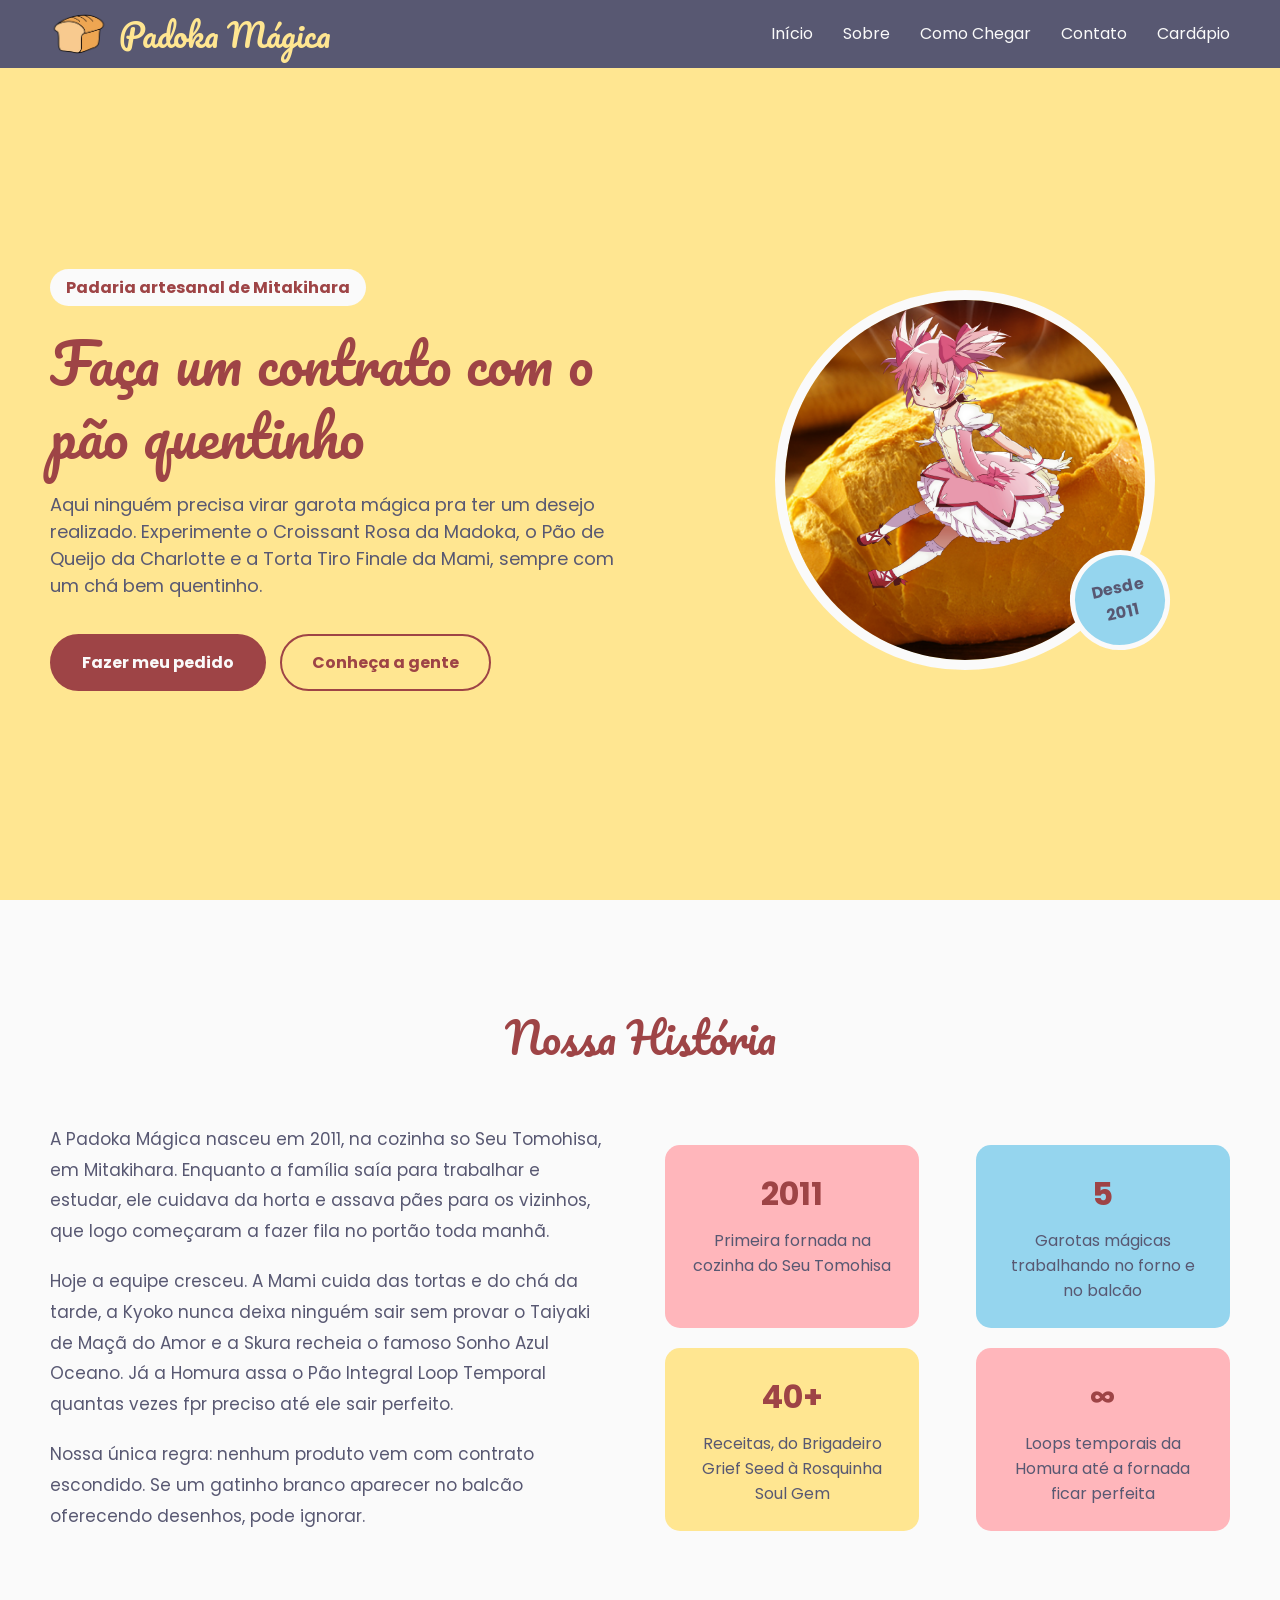
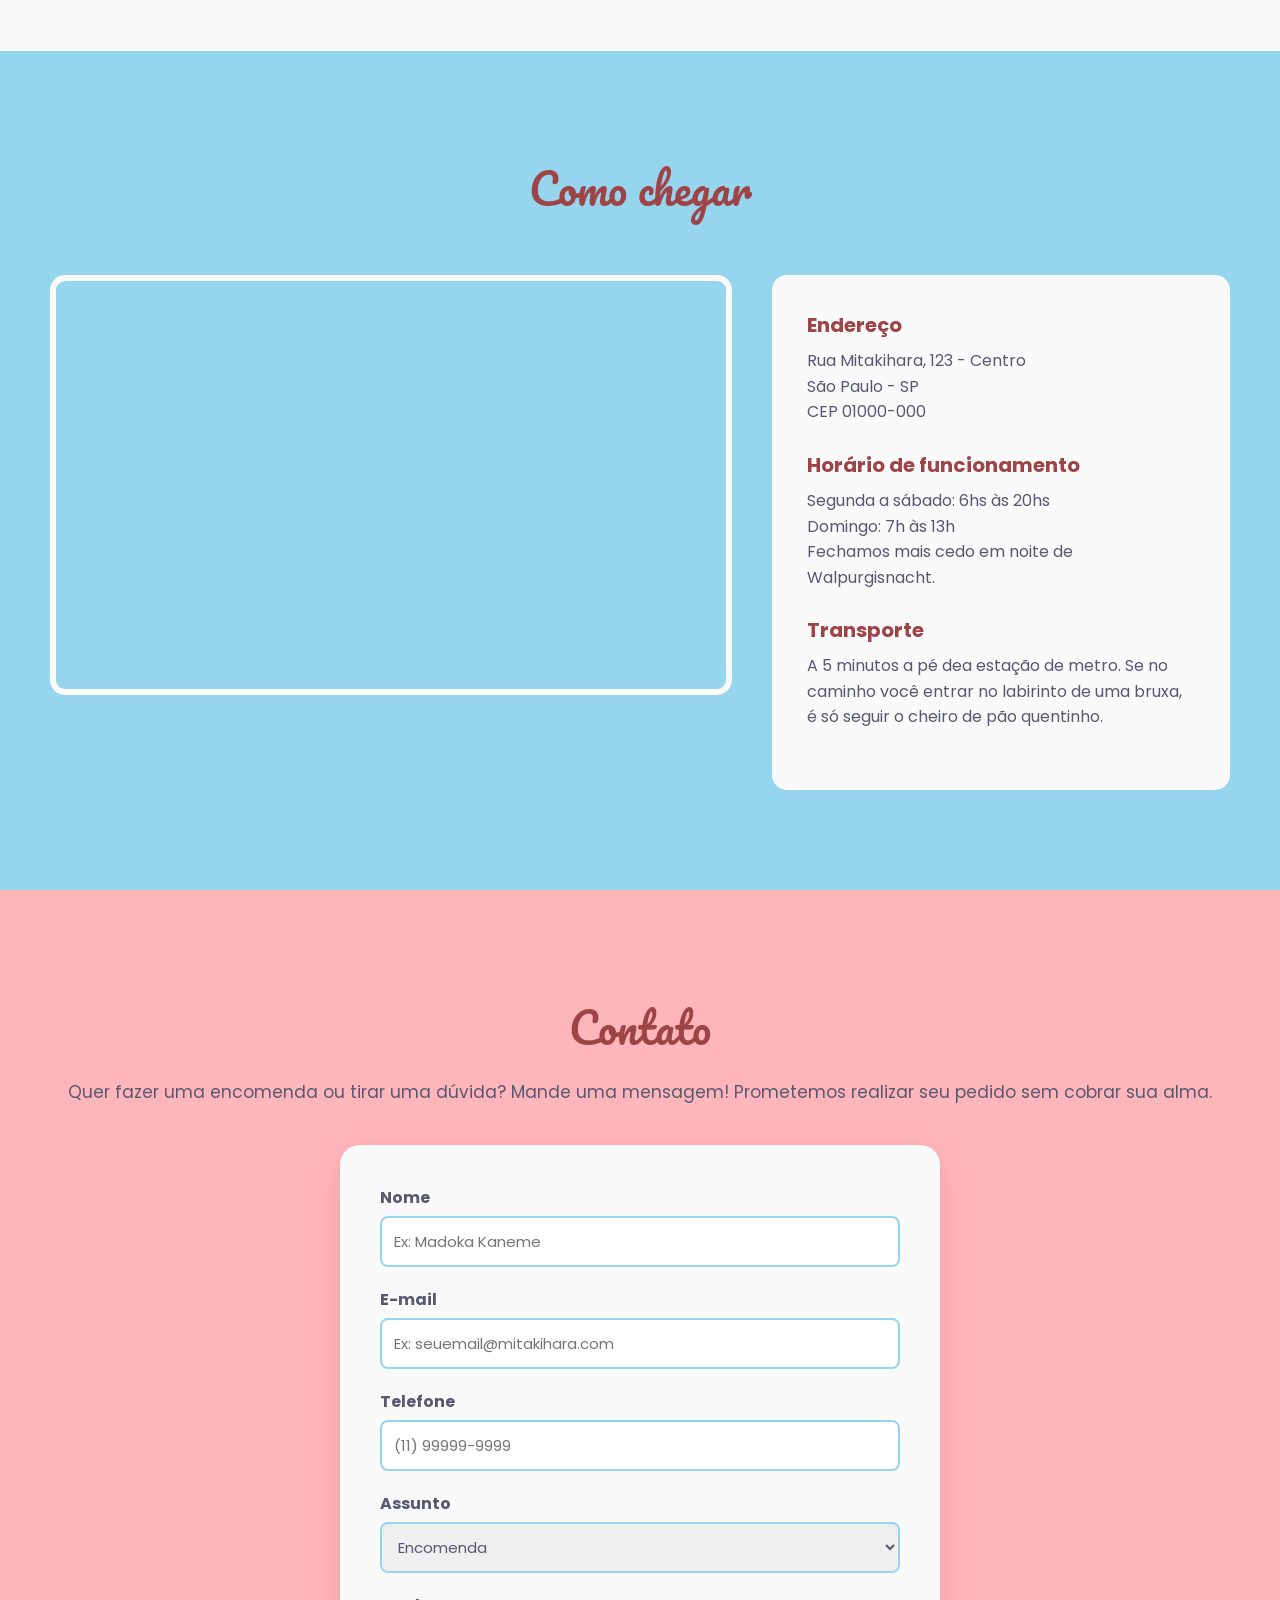
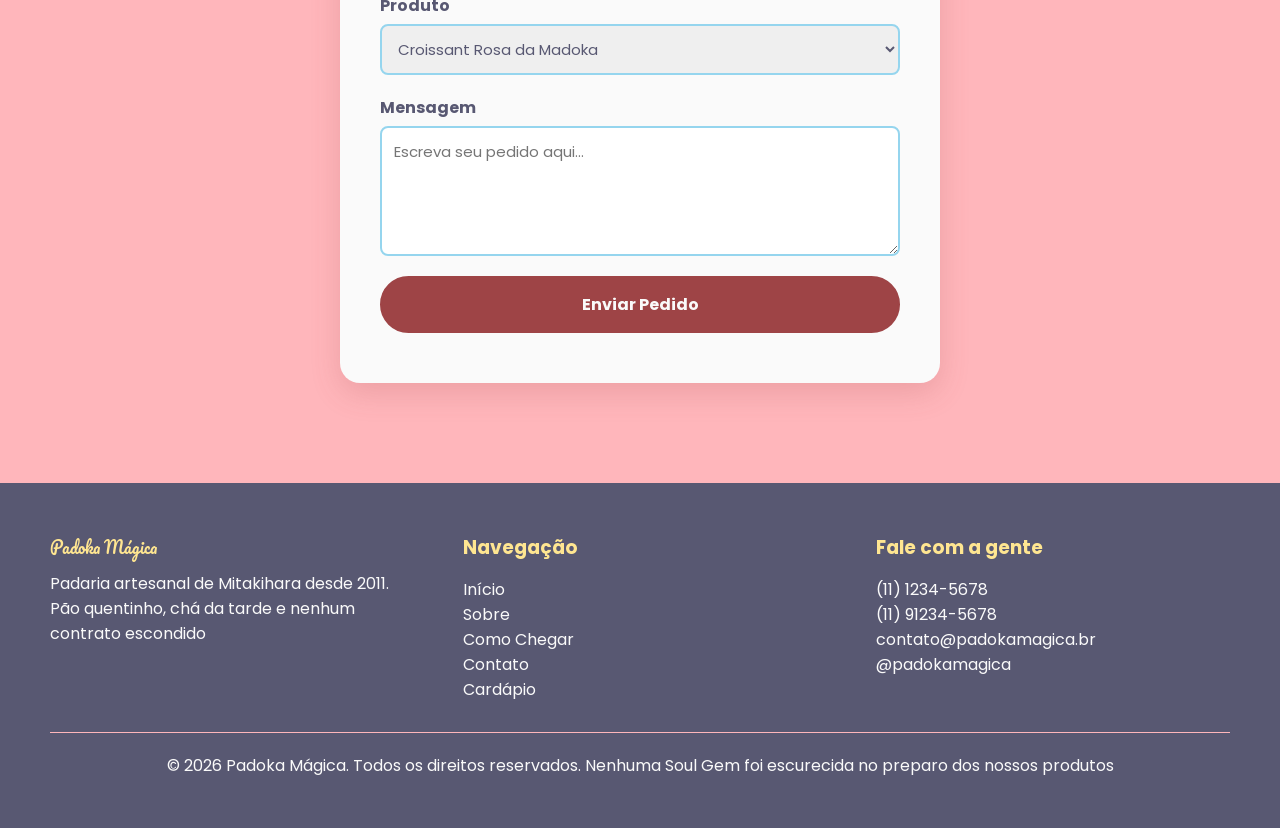
<file: index.html>
<!DOCTYPE html>
<html lang="pt-BR">
    <head>
        <meta charset="UTF-8"/>
        <meta name="viewport" content="width=device-width, initial-scale=1.0" />
        <title>Padoka Mágica</title>
        <link rel="stylesheet" href="./CSS/home.css" />
        <link
          rel="shortcut icon"
          href="Assets/Img/LogoImage.png"
          type="image/png"/>
    </head>

    <body>
        <header id="header" class="header">
         <a href="./index.html#hero" class="logoContainer">
          <img src="./Assets/Img/LogoImage.png" alt ="Logo da padoka Mágica"/>
          <h1>Padoka Mágica</h1>
         </a>
         
         <nav class="navigation">
            <a href="./index.html#hero">Início</a>
            <a href="./index.html#historia">Sobre</a>
            <a href="./index.html#comoChegar">Como Chegar</a>
            <a href="./index.html#contato">Contato</a>
            <a href="./cardapio.html#cardapio">Cardápio</a>
         </nav>
        </header> 
        <main id="content" class="content">
            <section id="hero" class="hero">
                <div class="heroTexto">
                    <p class="heroTag">Padaria artesanal de Mitakihara</p>
                    <h1 class="heroTitulo">Faça um contrato com o pão quentinho</h1>
                    <p class="heroSubtitulo">
                    Aqui ninguém precisa virar garota mágica pra ter um desejo
                    realizado. Experimente o Croissant Rosa da Madoka, o Pão de Queijo
                    da Charlotte e a Torta Tiro Finale da Mami, sempre com um chá bem
                    quentinho.
                    </p>
                    <div class="heroBotoes">
                        <a href="#contato" class="botao">Fazer meu pedido</a>
                        <a href="#historia" class="botao botaoSecundario">
                            Conheça a gente
                        </a>
                    </div>
                </div>
                <div class="heroImagem">
                    <div class="circulo">
                        <img src="./Assets/Img/Madoka.png" alt="Madoka" class="madoka" />
                        <img 
                        src="./Assets/Img/heroImage.png"
                        alt="Pão Quentinho"
                        class="pao" />
                    </div>
                    <p class="selo">Desde<br/>2011</p>
                </div>
            </section>
            <section id="historia" class="historia">
                <h2 class="tituloSecao">Nossa História</h2>
                <div class="historiaConteudo">
                    <div class="historiaTexto">
                        <p>
                            A Padoka Mágica nasceu em 2011, na cozinha so Seu Tomohisa, em
                            Mitakihara. Enquanto a família saía para trabalhar e estudar, ele
                            cuidava da horta e assava pães para os vizinhos, que logo
                            começaram a fazer fila no portão toda manhã.
                        </p>
                        <p>
                            Hoje a equipe cresceu. A Mami cuida das tortas e do chá da tarde,
                            a Kyoko nunca deixa ninguém sair sem provar o Taiyaki de Maçã do
                            Amor e a Skura recheia o famoso Sonho Azul Oceano. Já a Homura
                            assa o Pão Integral Loop Temporal quantas vezes fpr preciso até
                            ele sair perfeito.
                        </p>
                        <p>
                            Nossa única regra: nenhum produto vem com contrato escondido. Se
                            um gatinho branco aparecer no balcão oferecendo desenhos, pode
                            ignorar.
                        </p>
                    </div>
                    <div class="historiaCards">
                        <div class="card">
                            <span class="cardNumero">2011</span>
                            <p>Primeira fornada na cozinha do Seu Tomohisa</p>
                        </div>
                        <div class="card cardAzul">
                            <span class="cardNumero">5</span>
                            <p>Garotas mágicas trabalhando no forno e no balcão</p>
                        </div>
                        <div class="card cardAmarelo">
                            <span class="cardNumero">40+</span>
                            <p>Receitas, do Brigadeiro Grief Seed à Rosquinha Soul Gem</p>
                        </div>
                        <div class="card">
                            <span class="cardNumero">∞</span>
                            <p>Loops temporais da Homura até a fornada ficar perfeita</p>
                        </div>
                    </div>
                </div>
            </section>
            <section id="comoChegar" class="comoChegar">
                <h2 class="tituloSecao">Como chegar</h2>
                <div class="comoChegarConteudo">
                    <div class="mapa">
                        <iframe src="https://maps.google.com/maps?
q=Pra%C3%A7a%20da%205%C3%A9%2C%20S%C3%A3o%20Paulo&z=15&output=embed"
                        loading="lazy"
                        title="Mapa da Padoka Mágica"></iframe>
                    </div>
                    <div class="infoEndereco">
                        <h3>Endereço</h3>
                        <p>
                            Rua Mitakihara, 123 - Centro<br/>São Paulo - SP<br/>CEP
                            01000-000
                        </p>

                        <h3>Horário de funcionamento</h3>
                        <p>
                            Segunda a sábado: 6hs às 20hs<br/>Domingo: 7h às 13h<br/>Fechamos
                            mais cedo em noite de Walpurgisnacht.
                        </p>

                        <h3>Transporte</h3>
                        <p>
                            A 5 minutos a pé dea estação de metro. Se no caminho você entrar no
                            labirinto de uma bruxa, é só seguir o cheiro de pão quentinho.
                        </p>
                    </div>
                </div>
            </section>
            <section id="contato" class="contato">
                <h2 class="tituloSecao">Contato</h2>
                <p class="contatoTexto">
                    Quer fazer uma encomenda ou tirar uma dúvida? Mande uma mensagem!
                    Prometemos realizar seu pedido sem cobrar sua alma.
                </p>

                <form id="formContato" class="formulario" action="#">
                    <label for="nome">Nome</label>
                    <input
                    type="text"
                    id="nome"
                    name="nome"
                    placeholder="Ex: Madoka Kaneme"
                    required />

                    <label for="email">E-mail</label>
                    <input
                    type="email"
                    id="email"
                    name="email"
                    placeholder="Ex: seuemail@mitakihara.com"
                    required />

                    <label for="telefone">Telefone</label>
                    <input
                    type="tel"
                    id="telefone"
                    name="telefone"
                    placeholder="(11) 99999-9999" />

                    <label for="assunto">Assunto</label>
                    <select id="assunto" name="assunto">
                        <option value="encomenda">Encomenda</option>
                        <option value="duvida">Dúvida</option>
                        <option value="elogio">Elogio</option>
                        <option value="desejo">Fazer um desejo (não recomendamos)</option>
                    </select>

                    <label for="produto">Produto</label>
                    <select id="produto" name="produto">
                        <option value="croissant">Croissant Rosa da Madoka</option>
                        <option value="paoqQueijo">Pão de Queijo da Charlotte</option>
                        <option value="torta">Torta Tiro Finale da Mami</option>
                        <option value="taiyaki">Taiyaki de Maçã do Amor da Kyoko</option>
                        <option value="sonho">Sonho Azul Oceano da Syaka</option>
                        <option value="integral">
                            Pão Integral Loop Temporal da Homura
                        </option>
                        <option value="rosquinha">Rosquinha Soul Gem</option>
                        <option value="brigadeiro">Brigadeiro Grief Seed</option>
                        <option value="cafe">Café Walpurgisnacht (extra forte)</option>
                    </select>

                    <label for="mensagem">Mensagem</label>
                    <textarea
                    id="mensagem"
                    name="mensagem"
                    placeholder="Escreva seu pedido aqui..."
                    required></textarea>

                    <button type="submit" class="botao botaoEnviar">Enviar Pedido</button>

                </form>
            </section>
        </main>

        <footer id="footer" class="footer">
            <div class="footerContainer">
                <div class="footerColuna">
                    <p class="footerLogo">Padoka Mágica</p>
                    <p>
                        Padaria artesanal de Mitakihara desde 2011. Pão quentinho, chá da 
                        tarde e nenhum contrato escondido
                    </p>
                </div>
                <div class="footerColuna">
                    <h3>Navegação</h3>
                    <a href="./index.html#hero">Início</a>
                    <a href="./index.html#historia">Sobre</a>
                    <a href="./index.html#comoChegar">Como Chegar</a>
                    <a href="./index.html#contato">Contato</a>
                    <a href="">Cardápio</a>
                </div>
                <div class="footerColuna">
                    <h3>Fale com a gente</h3>
                    <p>(11) 1234-5678</p>
                    <p>(11) 91234-5678</p>
                    <p>contato@padokamagica.br</p>
                    <p>@padokamagica</p>
                </div>
            </div>
            <div class="copyright">
                <p>
                    &copy; 2026 Padoka Mágica. Todos os direitos reservados. Nenhuma Soul
                    Gem foi escurecida no preparo dos nossos produtos
                </p>
            </div>
        </footer>
    </body>
</html>
</file>
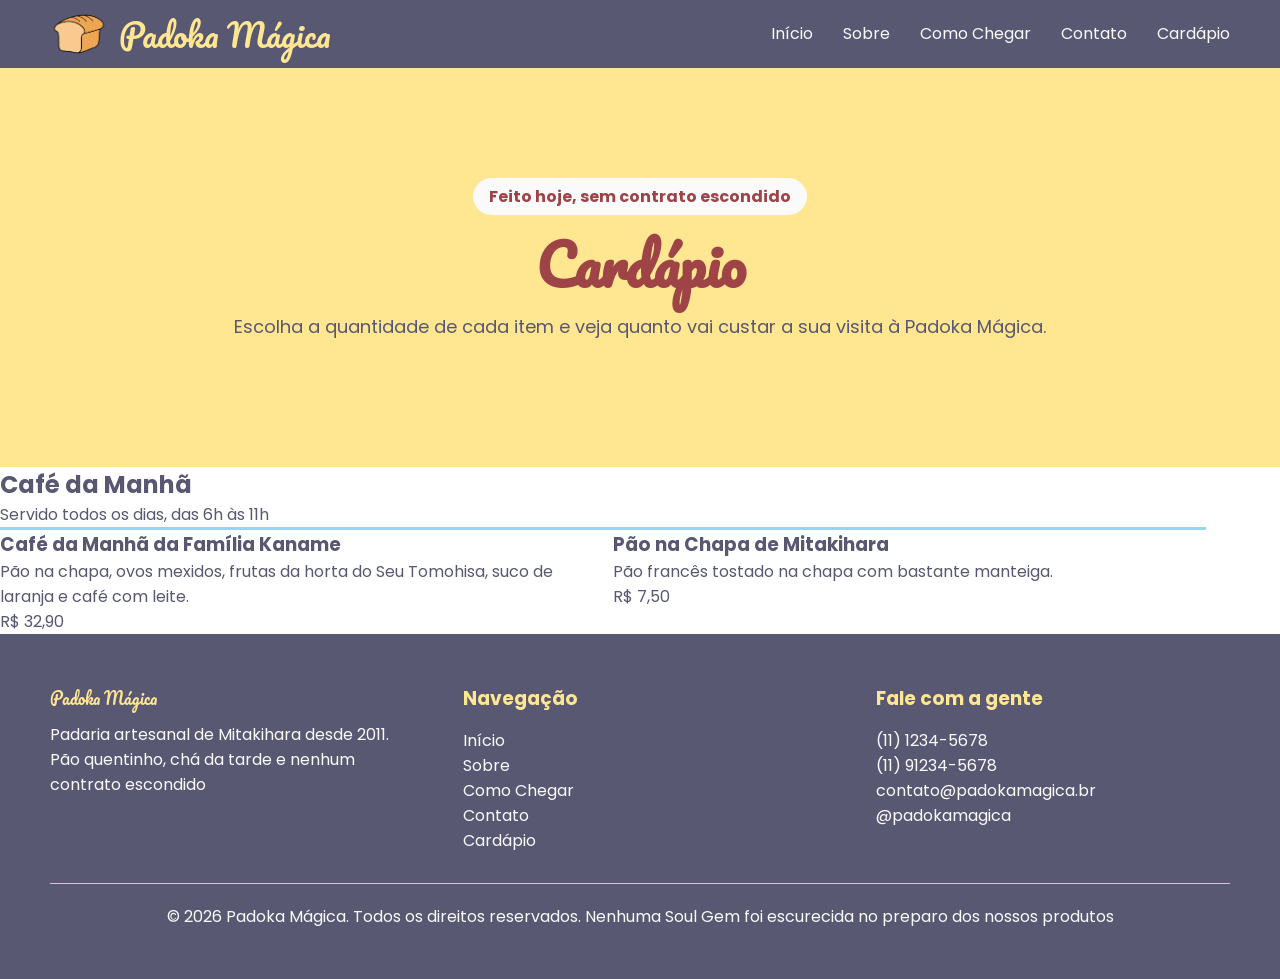
<file: cardapio.html>
<!DOCTYPE html>
<html lang="pt-BR">
<head>
    <meta charset="UTF-8">
    <meta name="viewport" content="width=device-width, initial-scale=1.0">
    <title>Cardápio</title>
    <link rel="stylesheet" href="./CSS/cardapio.css" />
        <link
          rel="shortcut icon"
          href="Assets/Img/LogoImage.png"
          type="image/png"/>
</head>

<body>
     <header id="header" class="header">
         <a href="./index.html#hero" class="logoContainer">
          <img src="./Assets/Img/LogoImage.png" alt ="Logo da padoka Mágica"/>
          <h1>Padoka Mágica</h1>
         </a>
         
         <nav class="navigation">
            <a href="./index.html#hero">Início</a>
            <a href="./index.html#historia">Sobre</a>
            <a href="./index.html#comoChegar">Como Chegar</a>
            <a href="./index.html#contato">Contato</a>
            <a href="./cardapio.html">Cardápio</a>
         </nav>
    </header>

    <main id="content" class="content">
        <section id="cardapioTopo" class="cardapioTopo">
            <br>
            <br>
            <p class="cardapioTag">Feito hoje, sem contrato escondido</p>
            <h1 class="cardapioTitulo">Cardápio</h1>
            <p class="cardapioSubtitulo">Escolha a quantidade de cada item e veja 
            quanto vai custar a sua visita à Padoka Mágica.
            </p>
        </section>

        <form id="formCardapio" class="cardapioConteudo" action="#">
          <div class="listaCategorias">
              <section id="cafeDaManha" class="categoria">
                <div class="categoriaCabecalho">
                  <h2>Café da Manhã</h2>
                  <p>Servido todos os dias, das 6h às 11h</p>
                </div>
                <div class="listaItens">
                    <div class="item">
                        <h3 class="itemNome">Café da Manhã da Família Kaname</h3>
                        <p class="itemDescricao">Pão na chapa, ovos mexidos, frutas da horta do
                        Seu Tomohisa, suco de laranja e café com leite.</p>
                        <p class="itemPreco">R$ 32,90</p>
                    </div>
                    <div class="item">
                        <h3 class="itemNome">Pão na Chapa de Mitakihara</h3>
                        <p class="itemDescricao">Pão francês tostado na chapa com bastante
                         manteiga.</p>
                        <p class="itemPreco">R$ 7,50</p>
                    </div>
                </div>
              </section>
          </div>
        </form>
    </main>

    <footer id="footer" class="footer">
            <div class="footerContainer">
                <div class="footerColuna">
                    <p class="footerLogo">Padoka Mágica</p>
                    <p>
                        Padaria artesanal de Mitakihara desde 2011. Pão quentinho, chá da 
                        tarde e nenhum contrato escondido
                    </p>
                </div>
                <div class="footerColuna">
                    <h3>Navegação</h3>
                    <a href="./index.html#hero">Início</a>
                    <a href="./index.html#historia">Sobre</a>
                    <a href="./index.html#comoChegar">Como Chegar</a>
                    <a href="./index.html#contato">Contato</a>
                    <a href="./cardapio.html">Cardápio</a>
                </div>
                <div class="footerColuna">
                    <h3>Fale com a gente</h3>
                    <p>(11) 1234-5678</p>
                    <p>(11) 91234-5678</p>
                    <p>contato@padokamagica.br</p>
                    <p>@padokamagica</p>
                </div>
            </div>
            <div class="copyright">
                <p>
                    &copy; 2026 Padoka Mágica. Todos os direitos reservados. Nenhuma Soul
                    Gem foi escurecida no preparo dos nossos produtos
                </p>
            </div>
        </footer>
    
</body>
</html>
</file>
<file: CSS/home.css>
@import url(layout.css);

.hero {
    display: flex;
    align-items: center;
    justify-content: space-between;
    min-height: 100vh;
    padding: 120px 50px 60px 50px;
    background-color: var(--cor-amarela);
}

.heroTexto {
    width: 50%;
}

.heroTag {
    background-color: var(--cor-branca);
    color: var(--cor-vermelho);
    font-weight: bold;

    width: fit-content;

    padding: 6px 16px;
    margin-bottom: 20px;

    border-radius: 20px;
}

.heroTitulo {
    color: var(--cor-vermelho);

    font-family: "Fonte Titulo";
    font-size: 56px;
    font-weight: 300;
    line-height: 1.3;

    margin-bottom: 20px;
}

.heroSubtitulo {
    margin-bottom: 35px;
    font-size: large;
}

.historia {
    padding: 100px 50px;
    background-color: var(--cor-branca);
}

.tituloSecao {
    margin-bottom: 50px;

    font-family: "Fonte Titulo";
    font-size: 42px;
    font-weight: 300;
    text-align: center;
    color: var(--cor-vermelho);
}

.historiaConteudo {
    display: flex;
    align-items: center;
    gap: 50px;
}

.historiaTexto {
    width: 50%;
}

.historiaTexto p {
    margin-bottom: 20px;
    font-size: 17px;
    line-height: 1.8;
}

.historiaCards {
    width: 50%;
    display: flex;
    flex-wrap: wrap;
    justify-content: space-between;
    gap: 20px;
}

.comoChegar {
    padding: 100px 50px;
    background-color: var(--cor-azul);
}

.comoChegarConteudo {
    display: flex;
    gap: 40px;
}

.mapa {
    width: 60%;
}

.mapa iframe {
    display: block;
    width: 100%;
    height: 420px;

    border: 6px solid var(--cor-branca);
    border-radius: 15px;
}

.infoEndereco {
    width: 40%;
    padding: 35px;

    background-color: var(--cor-branca);
    border-radius: 15px;
}

.infoEndereco h3 {
    margin-bottom: 8px;
    font-size: 20px;
    color: var(--cor-vermelho);
}

.infoEndereco p {
    margin-bottom: 25px;
    line-height: 1.6;
}

.contato {
    padding: 100px 50px;
    background-color: var(--cor-rosa);
}

.contato .tituloSecao {
    margin-bottom: 15px;
}

.contatoTexto {
    margin-bottom: 40px;
    font-size: 17px;
    text-align: center;
}

.formulario {
    display: flex;
    flex-direction: column;

    max-width: 600px;
    margin: 0 auto;
    padding: 40px;

    background-color: var(--cor-branca);
    border-radius: 20px;
    box-shadow: 0px 10px 30px rgba(158, 68, 70, 0.2);
}

.formulario label {
    margin-bottom: 6px;
    font-weight: bold;
}

.formulario input,
.formulario select,
.formulario textarea {
    margin-bottom: 20px;
    padding: 12px;

    border: 2px solid var(--cor-azul);
    border-radius: 8px;

    font-family: inherit;
    font-size: 15px;
    color: var(--cor-roxa);
}


.formulario input:focus,
.formulario select:focus,
.formulario textarea:focus {
    outline: none;
    border-color: (--cor-vermelho);
}

.formulario textarea {
    height: 130px;
    resize: vertical;
}

.botaoEnviar {
    margin-bottom: 10px;
    font-family: inherit;
    font-size: 16px;
    cursor: pointer;
}

.card {
    width: 45%;
    padding: 25px;

    background-color: var(--cor-rosa);
    border-radius: 15px;
    text-align: center;
    transition: 300ms;
}

.card:hover {
    transform: scale(1.05);
}

.cardNumero {
    display: block;
    margin-bottom: 10px;

    font-size: 32px;
    font-weight: bold;
    color: var(--cor-vermelho);
}

.cardAzul {
    background-color: var(--cor-azul);
}

.cardAmarelo {
    background-color: var(--cor-amarela);
}

.botao {
    display: inline-block;
    background-color: var(--cor-vermelho);
    color: var(--cor-branca);

    border: 2px solid var(--cor-vermelho);
    border-radius: 30px;

    padding: 14px 30px;
    font-weight: bold;
    transition: 300ms;
}

.botaoSecundario {
    margin-left: 10px;
    background-color: transparent;
    color: var(--cor-vermelho);
}

.botao:hover {
    background-color: #742b2c;
    border-color: #742b2c;
    transform: translateY(-3px);
}

.botaoSecundario:hover {
    background-color: var(--cor-vermelho);
    border-color: var(--cor-vermelho);
    color: var(--cor-branca);
}

.heroImagem {
    width: 45%;
    display: flex;
    justify-content: center;
    position: relative;
}

.circulo {
    width: 380px;
    height: 380px;
    border: 10px solid var(--cor-branca);
    border-radius: 50%;
    overflow: hidden;
    position: relative;
}

.madoka {
    position: absolute;
    width: 80%;
    bottom: 0;
    left: 10%;
    transform: translateY(-6.5%) scale(-0.75, 0.75);
    z-index: 2;
}

.pao {
    position: absolute;
    width: 100%;
    height: 100%;
    object-fit: cover;
    z-index: 1;
}

.selo {
    position: absolute;
    bottom: 20px;
    right: 60px;
    z-index: 3;

    height: 100px;
    width: 100px;

    background-color: var(--cor-azul);
    border: 5px solid var(--cor-branca);
    border-radius: 50%;

    display: flex;
    justify-content: center;
    align-items: center;
    text-align: center;
    font-weight: bold;

    transform: rotate(-12deg);
}

@media (max-width=786px) {
    .hero {
        flex-direction: column;
        padding: 190px 20px 60px;
    }

    .heroTexto,
    .heroImagem {
        width: 100%;
    }

    .heroTexto {
        text-align: center;
    }

    .heroTag {
        margin: 0 auto 20px;
    }

    .heroTitulo {
        font-size: 38px;
    }

    .botaoSecundario {
        margin-left: 0;
        margin-top: 10px;
    }

    .circulo {
        width: 250px;
        height: 250px;
        margin-top: 40px;
    }

    .selo {
        width: 85px;
        height: 85px;
        right: 20px;
        font-size: 14px;
    }

    .historia,
    .comoChegar,
    .contato {
        padding: 70px;
    }

    .tituloSecao {
        font-size: 34px;
    }

    .historiaConteudo,
    .comoChegarConteudo {
        flex-direction: column;
    }

    .historiaTexto,
    .historiaCards,
    .mapa,
    .infoEndereco,
    .card {
        width: 100%;
    }

    .formulario{
        padding: 25px;
    }
}
</file>
<file: CSS/cardapio.css>
@import url(./layout.css);

.cardapioTopo {
    background-color: var(--cor-amarela);
    text-align: center;
    padding: calc(var(--altura-header) + 60px);
    
}

.cardapioTag {
   background-color: var(--cor-branca);
   color: var(--cor-vermelho);
   font-weight: bold;

   width: fit-content;
   padding: 6px 16px;
   margin: auto;
   border-radius: 20px;
}

.cardapioTitulo {
   color: var(--cor-vermelho);

   font-family: "Fonte Titulo";
   font-size: 56px;
}

.cardapioSubtitulo {
   font-size: large;
   margin: auto;
}

.cardapioConteudo {
   display: flex;
   align-items: flex-start;
}

.listaCategorias {
   display: flex;
   flex-direction: column;
}

.categoriaCabecalho {
   border-bottom: 3px solid var(--cor-azul);
}

.listaItens {
   display: flex;
   gap: 20px;

}

.item {
   width: 50%;
}
</file>
